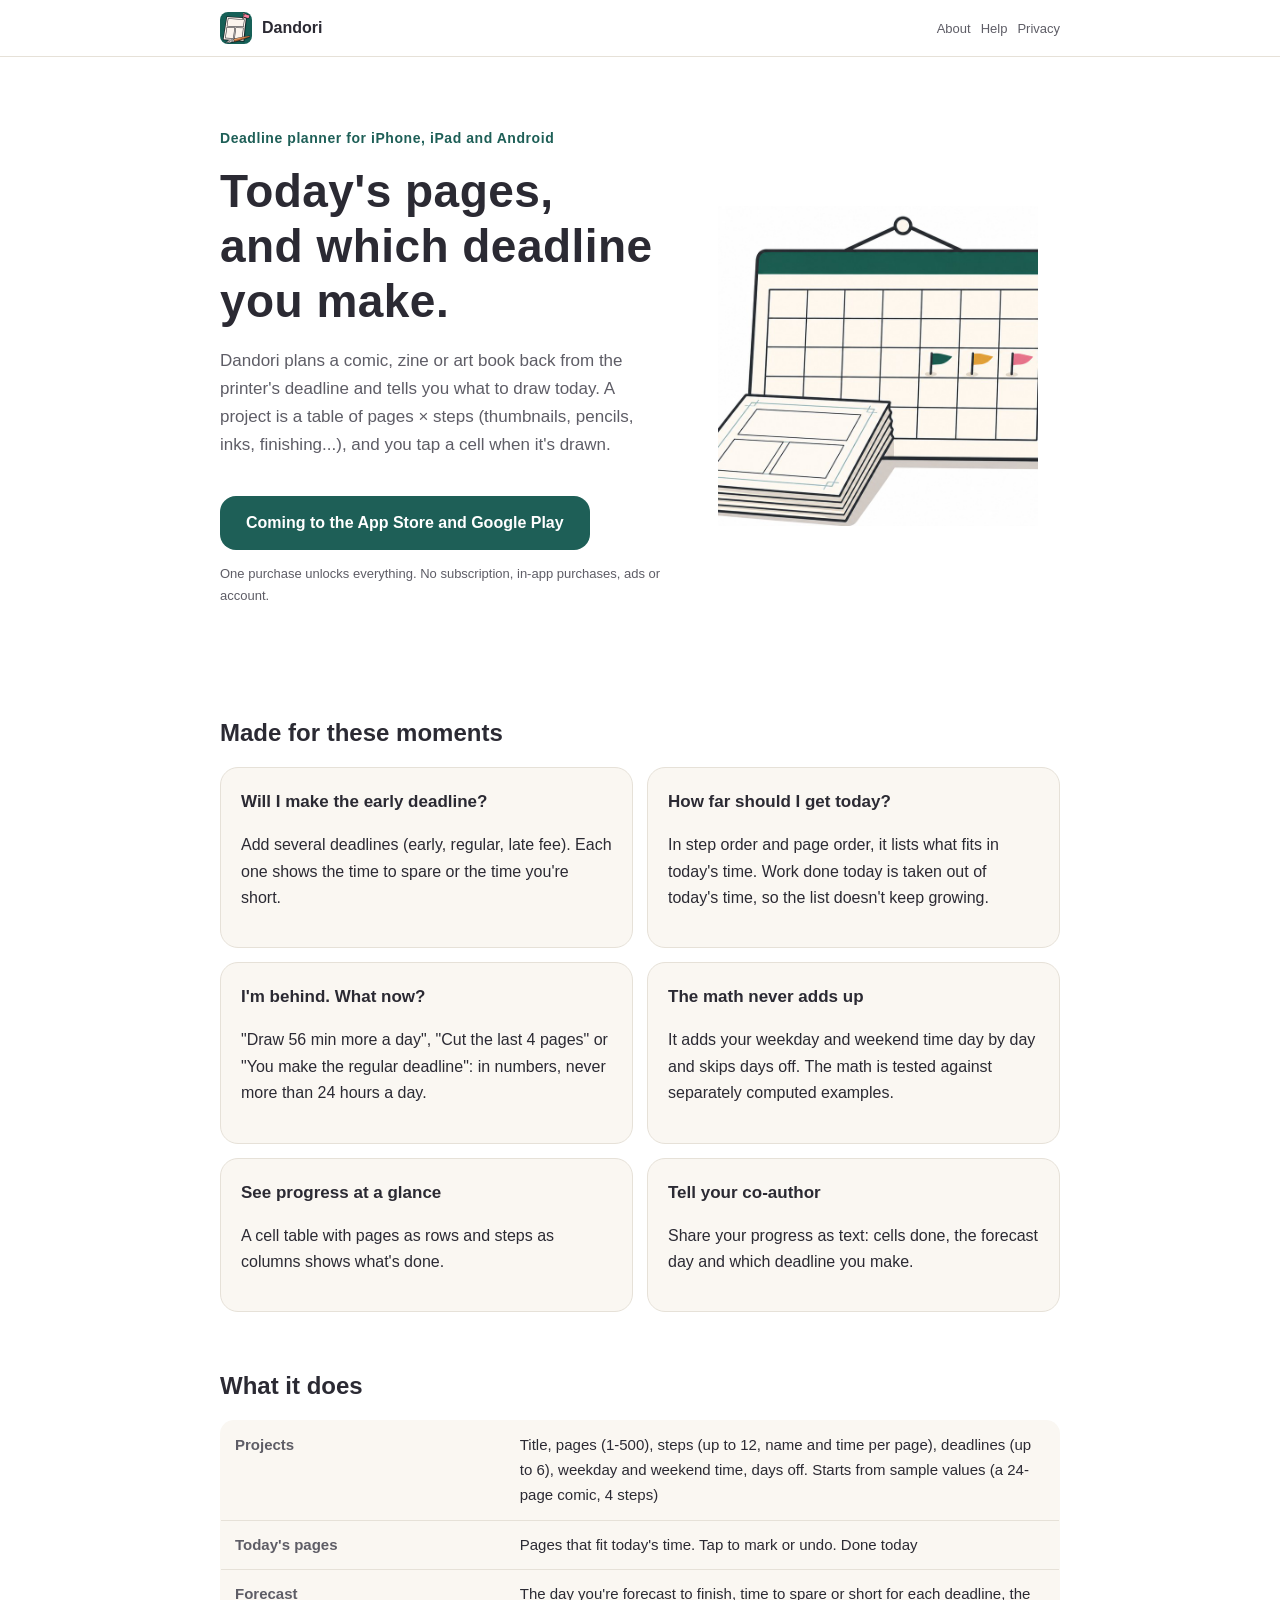
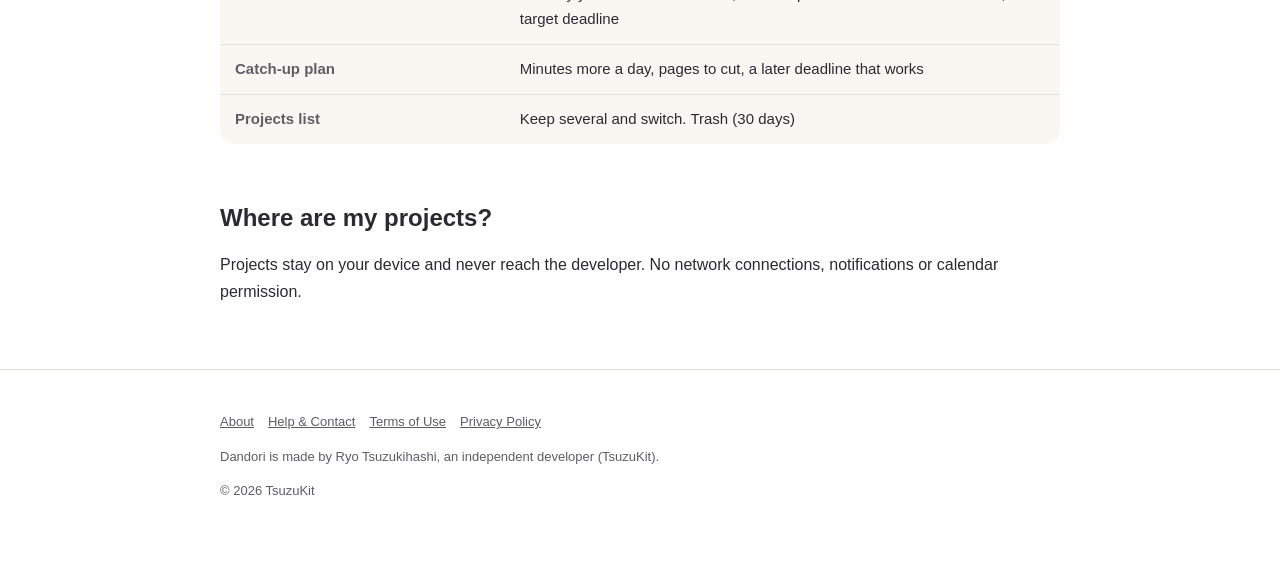
<file: index.html>
<!DOCTYPE html>
<html lang="ja" data-title-ja="原稿だんどり｜同人誌・漫画の締切逆算と原稿の進捗管理" data-title-en="Dandori | Manga &amp; comic deadline planner">
<head>
<meta charset="UTF-8">
<meta name="viewport" content="width=device-width, initial-scale=1">
<script>(function(){var l=navigator.languages&&navigator.languages.length?navigator.languages:[navigator.language||"ja"],p="en";for(var i=0;i<l.length;i++){var c=String(l[i]).toLowerCase();if(c.indexOf("ja")===0){p="ja";break}if(c.indexOf("en")===0){p="en";break}}var d=document.documentElement;d.lang=p;var t=d.getAttribute("data-title-"+p);if(t){document.title=t}})();</script>
<title>原稿だんどり｜同人誌・漫画の締切逆算と原稿の進捗管理</title>
<meta name="description" content="同人誌・漫画・イラスト集の原稿を、印刷所の締切（早割・通常・割増）から逆算して、今日描くページを出す計画のアプリ。ページ×工程のマスを塗って進みを見る。間に合わないときは立て直し案を数で。買い切り・広告なし。 / Plan a comic, zine or art book back from the printer&#x27;s deadlines and see what to draw today. A table of pages × steps, a forecast for each deadline and a catch-up plan in numbers. One purchase, no ads.">
<meta property="og:title" content="原稿だんどり｜同人誌・漫画の締切逆算と原稿の進捗管理">
<meta property="og:description" content="同人誌・漫画・イラスト集の原稿を、印刷所の締切（早割・通常・割増）から逆算して、今日描くページを出す計画のアプリ。ページ×工程のマスを塗って進みを見る。間に合わないときは立て直し案を数で。買い切り・広告なし。">
<meta property="og:type" content="website">
<meta property="og:url" content="https://dandori.tsuzukit.com/">
<meta property="og:image" content="https://dandori.tsuzukit.com/assets/og.jpg">
<link rel="icon" href="assets/icon.png">
<link rel="apple-touch-icon" href="assets/icon.png">
<link rel="stylesheet" href="style.css">
</head>
<body>
<div data-l="ja" lang="ja">
<header class="site"><div class="wrap">
<a class="brand" href="./"><img src="assets/icon.png" alt="" width="32" height="32">原稿だんどり</a>
<nav class="site"><a href="./">紹介</a><a href="support.html">使い方</a><a href="privacy.html">プライバシー</a></nav>
</div></header>
<main class="wrap">
<section class="hero">
<div>
<p class="eyebrow">iPhone・iPad・Android の原稿の計画</p>
<h1>今日描くページと、<br>間に合うかがわかる。</h1>
<p class="lead">同人誌・漫画・イラスト集の原稿を、印刷所の締切から逆算して「今日描く分」を出すアプリです。原稿はページ×工程（ネーム・下描き・ペン入れ・仕上げ……）のマスで持ち、描き終えたらマスを押して塗ります。</p>
<a class="cta" href="#store" id="store">App Store・Google Play で配信予定</a>
<p class="note">買い切りで全部の機能が使えます。月額・アプリ内課金・広告・アカウントはありません。</p>
</div>
<img src="assets/hero.jpg" alt="旗の立った月のカレンダーと、漫画の原稿用紙の束のイラスト" width="360">
</section>

<h2>こんな困りごとのために</h2>
<div class="grid two">
<div class="card"><h3>早割に間に合うかわからない</h3><p>締切はいくつも入れられます（早割・通常・割増）。どれに間に合うかを、時間の余り・足りない分で並べます。</p></div>
<div class="card"><h3>今日どこまで描けばいいか</h3><p>工程の順・ページの順に、今日の時間で描ける分を出します。塗った分は今日の時間から引くので、塗るたびに増え続けません。</p></div>
<div class="card"><h3>遅れたとき、どうすればいい？</h3><p>「1日あと 56分」「最後の 4ページを削る」「通常の締切なら間に合う」を数で出します。1日24時間を超える案は出しません。</p></div>
<div class="card"><h3>計算が合わない</h3><p>平日と休日の時間・描かない日を1日ずつ足して数えます。計算は別に作った例で答え合わせしています。</p></div>
<div class="card"><h3>進みをひと目で見たい</h3><p>行がページ、列が工程のマスの表で、塗ったマスがひと目でわかります。</p></div>
<div class="card"><h3>相方に進みを伝えたい</h3><p>進み具合を文にして共有できます（何ページ塗ったか・見込みの日・どの締切に間に合うか）。</p></div>
</div>

<h2>できること</h2>
<table>
<tr><th>作品</th><td>題・ページ数（1〜500）・工程（12まで。名前と1ページの時間）・締切（6まで）・平日と休日の時間・描かない日。見本の値（漫画 24ページ・4工程）から始められる</td></tr>
<tr><th>今日の分</th><td>今日の時間で描けるページ。押して塗る・戻す。今日塗ったマス</td></tr>
<tr><th>見込み</th><td>描き終わる見込みの日・締切ごとの余りと足りない分・目標の締切</td></tr>
<tr><th>立て直し案</th><td>1日あと何分・何ページ削る・間に合う後の締切</td></tr>
<tr><th>作品の一覧</th><td>いくつも持てて切りかえる。ゴミ箱（30日）</td></tr>
</table>

<h2>作品はどこにある？</h2>
<p>作品は端末の中だけに置き、開発者には届きません。通信・通知・カレンダーの許可は使いません。</p>
</main>
<footer class="site"><div class="wrap">
<p><a href="./">紹介</a><a href="support.html">使い方とお問い合わせ</a><a href="terms.html">利用規約</a><a href="privacy.html">プライバシーポリシー</a></p>
<p>原稿だんどりは、個人開発者の續橋涼（TsuzuKit）が作っているアプリです。</p>
<p>© 2026 TsuzuKit</p>
</div></footer>
</div>
<div data-l="en" lang="en">
<header class="site"><div class="wrap">
<a class="brand" href="./"><img src="assets/icon.png" alt="" width="32" height="32">Dandori</a>
<nav class="site"><a href="./">About</a><a href="support.html">Help</a><a href="privacy.html">Privacy</a></nav>
</div></header>
<main class="wrap">
<section class="hero">
<div>
<p class="eyebrow">Deadline planner for iPhone, iPad and Android</p>
<h1>Today's pages,<br>and which deadline you make.</h1>
<p class="lead">Dandori plans a comic, zine or art book back from the printer's deadline and tells you what to draw today. A project is a table of pages × steps (thumbnails, pencils, inks, finishing...), and you tap a cell when it's drawn.</p>
<a class="cta" href="#store" id="store">Coming to the App Store and Google Play</a>
<p class="note">One purchase unlocks everything. No subscription, in-app purchases, ads or account.</p>
</div>
<img src="assets/hero.jpg" alt="Illustration of a wall calendar with three small flags and a stack of comic pages" width="360">
</section>

<h2>Made for these moments</h2>
<div class="grid two">
<div class="card"><h3>Will I make the early deadline?</h3><p>Add several deadlines (early, regular, late fee). Each one shows the time to spare or the time you're short.</p></div>
<div class="card"><h3>How far should I get today?</h3><p>In step order and page order, it lists what fits in today's time. Work done today is taken out of today's time, so the list doesn't keep growing.</p></div>
<div class="card"><h3>I'm behind. What now?</h3><p>"Draw 56 min more a day", "Cut the last 4 pages" or "You make the regular deadline": in numbers, never more than 24 hours a day.</p></div>
<div class="card"><h3>The math never adds up</h3><p>It adds your weekday and weekend time day by day and skips days off. The math is tested against separately computed examples.</p></div>
<div class="card"><h3>See progress at a glance</h3><p>A cell table with pages as rows and steps as columns shows what's done.</p></div>
<div class="card"><h3>Tell your co-author</h3><p>Share your progress as text: cells done, the forecast day and which deadline you make.</p></div>
</div>

<h2>What it does</h2>
<table>
<tr><th>Projects</th><td>Title, pages (1-500), steps (up to 12, name and time per page), deadlines (up to 6), weekday and weekend time, days off. Starts from sample values (a 24-page comic, 4 steps)</td></tr>
<tr><th>Today's pages</th><td>Pages that fit today's time. Tap to mark or undo. Done today</td></tr>
<tr><th>Forecast</th><td>The day you're forecast to finish, time to spare or short for each deadline, the target deadline</td></tr>
<tr><th>Catch-up plan</th><td>Minutes more a day, pages to cut, a later deadline that works</td></tr>
<tr><th>Projects list</th><td>Keep several and switch. Trash (30 days)</td></tr>
</table>

<h2>Where are my projects?</h2>
<p>Projects stay on your device and never reach the developer. No network connections, notifications or calendar permission.</p>
</main>
<footer class="site"><div class="wrap">
<p><a href="./">About</a><a href="support.html">Help & Contact</a><a href="terms.html">Terms of Use</a><a href="privacy.html">Privacy Policy</a></p>
<p>Dandori is made by Ryo Tsuzukihashi, an independent developer (TsuzuKit).</p>
<p>© 2026 TsuzuKit</p>
</div></footer>
</div>
</body>
</html>
</file>
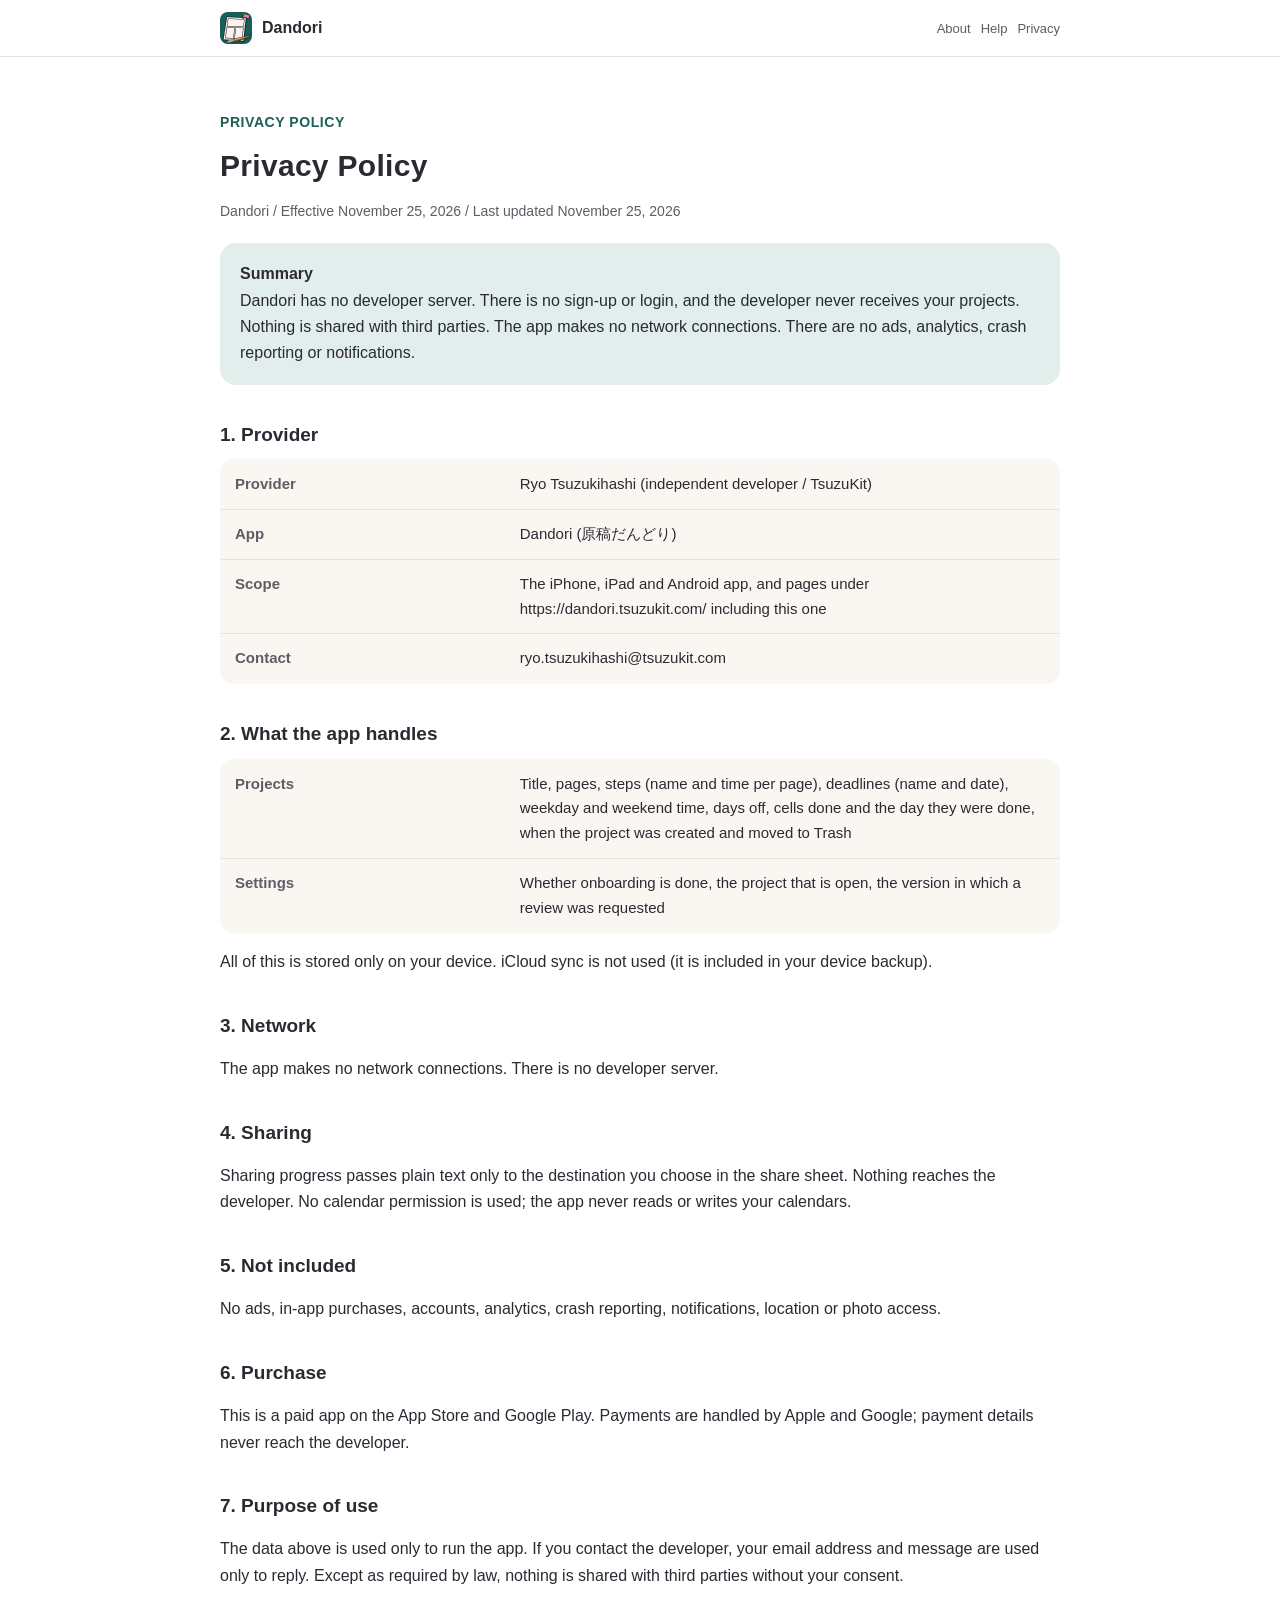
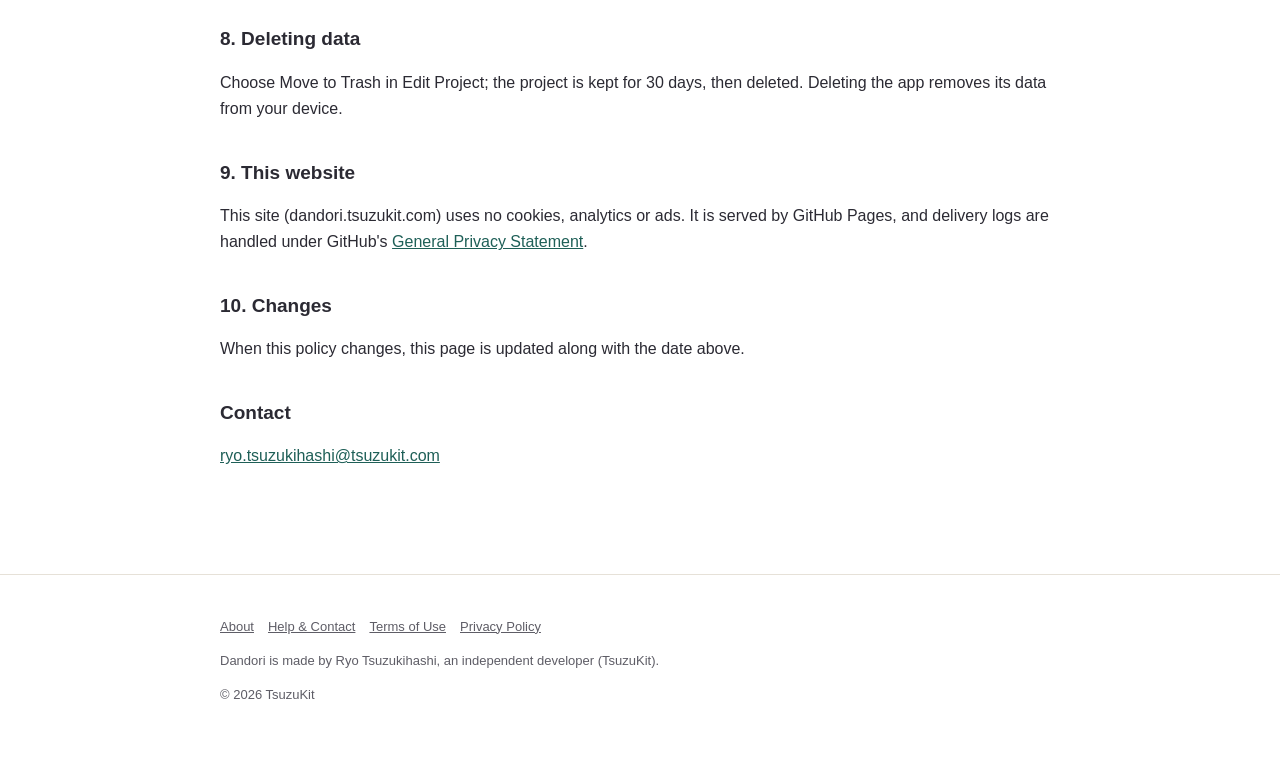
<file: privacy.html>
<!DOCTYPE html>
<html lang="ja" data-title-ja="プライバシーポリシー - 原稿だんどり" data-title-en="Privacy Policy - Dandori">
<head>
<meta charset="UTF-8">
<meta name="viewport" content="width=device-width, initial-scale=1">
<script>(function(){var l=navigator.languages&&navigator.languages.length?navigator.languages:[navigator.language||"ja"],p="en";for(var i=0;i<l.length;i++){var c=String(l[i]).toLowerCase();if(c.indexOf("ja")===0){p="ja";break}if(c.indexOf("en")===0){p="en";break}}var d=document.documentElement;d.lang=p;var t=d.getAttribute("data-title-"+p);if(t){document.title=t}})();</script>
<title>プライバシーポリシー - 原稿だんどり</title>
<meta name="description" content="原稿だんどりのプライバシーポリシー。開発者は個人情報を集めません。作品は端末の外に送りません。 / Privacy Policy for Dandori. The developer collects no personal information. Your projects never leave your device.">
<meta property="og:title" content="プライバシーポリシー - 原稿だんどり">
<meta property="og:description" content="原稿だんどりのプライバシーポリシー。開発者は個人情報を集めません。作品は端末の外に送りません。">
<meta property="og:type" content="website">
<meta property="og:url" content="https://dandori.tsuzukit.com/privacy.html">
<meta property="og:image" content="https://dandori.tsuzukit.com/assets/og.jpg">
<link rel="icon" href="assets/icon.png">
<link rel="apple-touch-icon" href="assets/icon.png">
<link rel="stylesheet" href="style.css">
</head>
<body>
<div data-l="ja" lang="ja">
<header class="site"><div class="wrap">
<a class="brand" href="./"><img src="assets/icon.png" alt="" width="32" height="32">原稿だんどり</a>
<nav class="site"><a href="./">紹介</a><a href="support.html">使い方</a><a href="privacy.html">プライバシー</a></nav>
</div></header>
<main class="wrap">
<article class="doc">
<p class="eyebrow">PRIVACY POLICY</p>
<h1>プライバシーポリシー</h1>
<p class="meta">原稿だんどり／制定日 2026年11月25日／改定日 2026年11月25日</p>
<div class="summary"><strong>このポリシーの要旨</strong><br>原稿だんどりは、開発者のサーバーを持たないアプリです。アカウント登録やログインはなく、開発者があなたの作品を受け取ることはありません。第三者に渡すこともありません。通信はしません。広告、分析ツール、クラッシュを報告する仕組み、通知は入れていません。</div>
<h2>1. 提供者</h2>
<table>
<tr><th>提供者</th><td>續橋涼（個人開発者 / TsuzuKit）</td></tr>
<tr><th>アプリ名</th><td>原稿だんどり（英語名 Dandori）</td></tr>
<tr><th>対象</th><td>iPhone・iPad・Android 向けアプリと、このページを含む https://dandori.tsuzukit.com/ 配下のページ</td></tr>
<tr><th>連絡先</th><td>ryo.tsuzukihashi@tsuzukit.com</td></tr>
</table>
<h2>2. アプリが扱うもの</h2>
<table>
<tr><th>作品</th><td>題・ページ数・工程（名前と1ページの時間）・締切（名前と日）・平日と休日の時間・描かない日・塗ったマスと塗った日・作った時刻・ゴミ箱に入れた時刻</td></tr>
<tr><th>アプリの設定</th><td>案内を終えたかどうか・いま開いている作品・レビューのお願いを出した版</td></tr>
</table>
<p>これらは端末の中にだけ保存します。iCloud の同期は使いません（端末のバックアップには入ります）。</p>
<h2>3. 通信</h2>
<p>通信はしません。開発者のサーバーはありません。</p>
<h2>4. 共有</h2>
<p>進み具合の共有は、あなたが共有シートで選んだ送り先にだけ、文を渡します。開発者には届きません。カレンダーの許可は使わず、端末のカレンダーを読んだり書いたりしません。</p>
<h2>5. 入れていないもの</h2>
<p>広告・アプリ内課金・アカウント登録・分析ツール・クラッシュの報告・通知・位置情報・写真の読み取りは入れていません。</p>
<h2>6. 購入</h2>
<p>本アプリは App Store と Google Play の有料アプリです。お支払いは Apple・Google が処理し、支払いの情報は開発者には届きません。</p>
<h2>7. 情報を使う目的</h2>
<p>上のものは、アプリを動かすためだけに使います。お問い合わせをいただいたときは、メールアドレスと内容をお返事のためだけに使います。法令にもとづく場合を除き、本人の同意なく第三者に渡すことはありません。</p>
<h2>8. 消したいとき</h2>
<p>作品を直す画面で［ゴミ箱に入れる］を選ぶと、ゴミ箱に入ります（30日残り、そのあと消えます）。アプリを消すと、端末の中のデータは消えます。</p>
<h2>9. このウェブサイトについて</h2>
<p>このサイト（dandori.tsuzukit.com）は、Cookie も、アクセスを計測する仕組みも、広告も使っていません。サイトは GitHub Pages で配信しており、配信の記録は GitHub の <a href="https://docs.github.com/ja/site-policy/privacy-policies/github-general-privacy-statement">プライバシーについての声明</a> に沿って扱われます。</p>
<h2>10. 改定</h2>
<p>このポリシーを変えるときは、このページを書きかえ、上の改定日を新しくします。</p>
<h2>お問い合わせ</h2>
<p><a href="mailto:ryo.tsuzukihashi@tsuzukit.com">ryo.tsuzukihashi@tsuzukit.com</a></p>
</article>
</main>
<footer class="site"><div class="wrap">
<p><a href="./">紹介</a><a href="support.html">使い方とお問い合わせ</a><a href="terms.html">利用規約</a><a href="privacy.html">プライバシーポリシー</a></p>
<p>原稿だんどりは、個人開発者の續橋涼（TsuzuKit）が作っているアプリです。</p>
<p>© 2026 TsuzuKit</p>
</div></footer>
</div>
<div data-l="en" lang="en">
<header class="site"><div class="wrap">
<a class="brand" href="./"><img src="assets/icon.png" alt="" width="32" height="32">Dandori</a>
<nav class="site"><a href="./">About</a><a href="support.html">Help</a><a href="privacy.html">Privacy</a></nav>
</div></header>
<main class="wrap">
<article class="doc">
<p class="eyebrow">PRIVACY POLICY</p>
<h1>Privacy Policy</h1>
<p class="meta">Dandori / Effective November 25, 2026 / Last updated November 25, 2026</p>
<div class="summary"><strong>Summary</strong><br>Dandori has no developer server. There is no sign-up or login, and the developer never receives your projects. Nothing is shared with third parties. The app makes no network connections. There are no ads, analytics, crash reporting or notifications.</div>
<h2>1. Provider</h2>
<table>
<tr><th>Provider</th><td>Ryo Tsuzukihashi (independent developer / TsuzuKit)</td></tr>
<tr><th>App</th><td>Dandori (原稿だんどり)</td></tr>
<tr><th>Scope</th><td>The iPhone, iPad and Android app, and pages under https://dandori.tsuzukit.com/ including this one</td></tr>
<tr><th>Contact</th><td>ryo.tsuzukihashi@tsuzukit.com</td></tr>
</table>
<h2>2. What the app handles</h2>
<table>
<tr><th>Projects</th><td>Title, pages, steps (name and time per page), deadlines (name and date), weekday and weekend time, days off, cells done and the day they were done, when the project was created and moved to Trash</td></tr>
<tr><th>Settings</th><td>Whether onboarding is done, the project that is open, the version in which a review was requested</td></tr>
</table>
<p>All of this is stored only on your device. iCloud sync is not used (it is included in your device backup).</p>
<h2>3. Network</h2>
<p>The app makes no network connections. There is no developer server.</p>
<h2>4. Sharing</h2>
<p>Sharing progress passes plain text only to the destination you choose in the share sheet. Nothing reaches the developer. No calendar permission is used; the app never reads or writes your calendars.</p>
<h2>5. Not included</h2>
<p>No ads, in-app purchases, accounts, analytics, crash reporting, notifications, location or photo access.</p>
<h2>6. Purchase</h2>
<p>This is a paid app on the App Store and Google Play. Payments are handled by Apple and Google; payment details never reach the developer.</p>
<h2>7. Purpose of use</h2>
<p>The data above is used only to run the app. If you contact the developer, your email address and message are used only to reply. Except as required by law, nothing is shared with third parties without your consent.</p>
<h2>8. Deleting data</h2>
<p>Choose Move to Trash in Edit Project; the project is kept for 30 days, then deleted. Deleting the app removes its data from your device.</p>
<h2>9. This website</h2>
<p>This site (dandori.tsuzukit.com) uses no cookies, analytics or ads. It is served by GitHub Pages, and delivery logs are handled under GitHub's <a href="https://docs.github.com/en/site-policy/privacy-policies/github-general-privacy-statement">General Privacy Statement</a>.</p>
<h2>10. Changes</h2>
<p>When this policy changes, this page is updated along with the date above.</p>
<h2>Contact</h2>
<p><a href="mailto:ryo.tsuzukihashi@tsuzukit.com">ryo.tsuzukihashi@tsuzukit.com</a></p>
</article>
</main>
<footer class="site"><div class="wrap">
<p><a href="./">About</a><a href="support.html">Help & Contact</a><a href="terms.html">Terms of Use</a><a href="privacy.html">Privacy Policy</a></p>
<p>Dandori is made by Ryo Tsuzukihashi, an independent developer (TsuzuKit).</p>
<p>© 2026 TsuzuKit</p>
</div></footer>
</div>
</body>
</html>
</file>
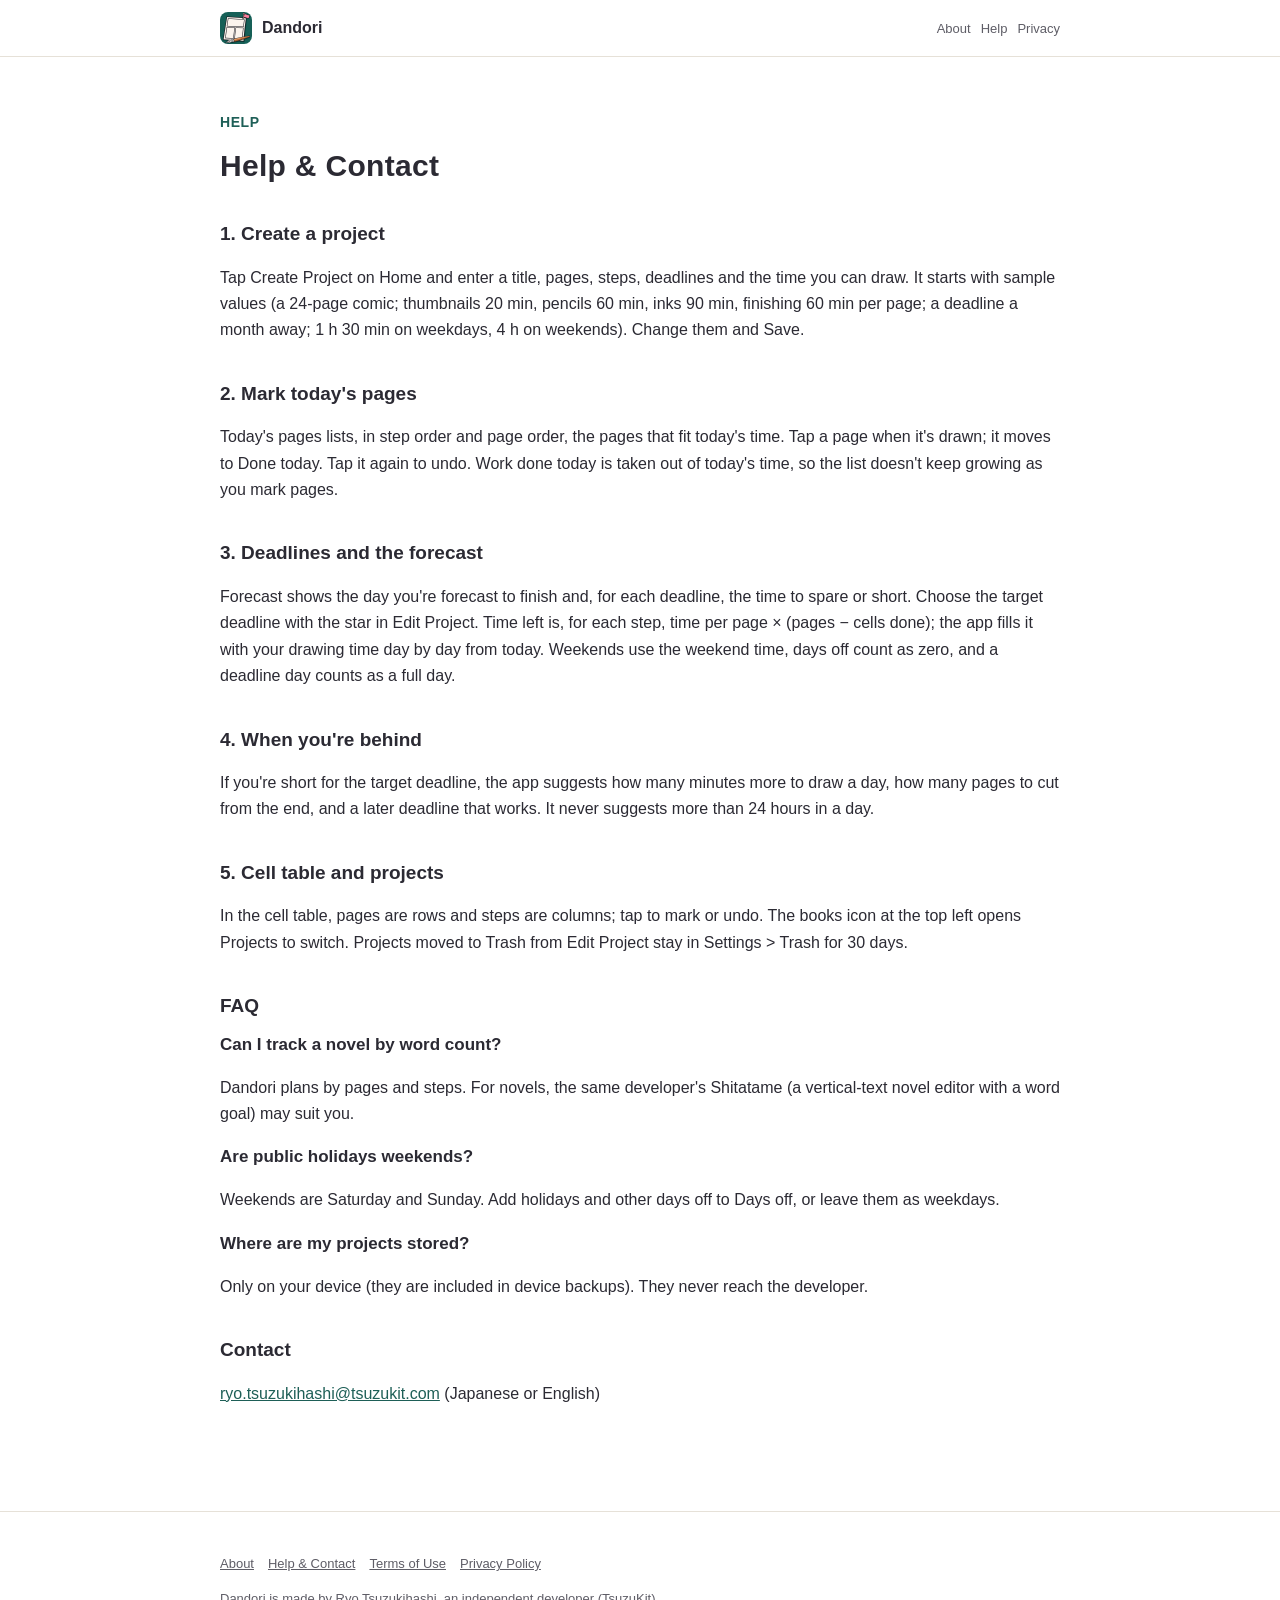
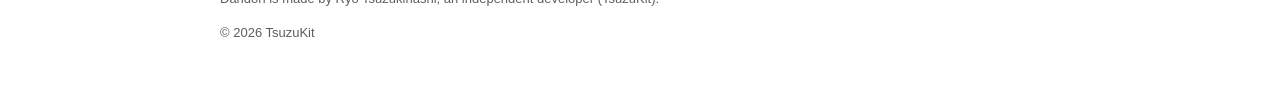
<file: support.html>
<!DOCTYPE html>
<html lang="ja" data-title-ja="使い方とお問い合わせ - 原稿だんどり" data-title-en="Help &amp; Contact - Dandori">
<head>
<meta charset="UTF-8">
<meta name="viewport" content="width=device-width, initial-scale=1">
<script>(function(){var l=navigator.languages&&navigator.languages.length?navigator.languages:[navigator.language||"ja"],p="en";for(var i=0;i<l.length;i++){var c=String(l[i]).toLowerCase();if(c.indexOf("ja")===0){p="ja";break}if(c.indexOf("en")===0){p="en";break}}var d=document.documentElement;d.lang=p;var t=d.getAttribute("data-title-"+p);if(t){document.title=t}})();</script>
<title>使い方とお問い合わせ - 原稿だんどり</title>
<meta name="description" content="原稿だんどりの使い方（作品を作る・今日の分を塗る・締切と見込み・立て直し案・マスの表・作品の一覧）とよくあるご質問、お問い合わせ。 / How to use Dandori (create a project, mark today&#x27;s pages, deadlines and the forecast, the catch-up plan, the cell table, projects), FAQ and contact.">
<meta property="og:title" content="使い方とお問い合わせ - 原稿だんどり">
<meta property="og:description" content="原稿だんどりの使い方（作品を作る・今日の分を塗る・締切と見込み・立て直し案・マスの表・作品の一覧）とよくあるご質問、お問い合わせ。">
<meta property="og:type" content="website">
<meta property="og:url" content="https://dandori.tsuzukit.com/support.html">
<meta property="og:image" content="https://dandori.tsuzukit.com/assets/og.jpg">
<link rel="icon" href="assets/icon.png">
<link rel="apple-touch-icon" href="assets/icon.png">
<link rel="stylesheet" href="style.css">
</head>
<body>
<div data-l="ja" lang="ja">
<header class="site"><div class="wrap">
<a class="brand" href="./"><img src="assets/icon.png" alt="" width="32" height="32">原稿だんどり</a>
<nav class="site"><a href="./">紹介</a><a href="support.html">使い方</a><a href="privacy.html">プライバシー</a></nav>
</div></header>
<main class="wrap">
<article class="doc">
<p class="eyebrow">HELP</p>
<h1>使い方とお問い合わせ</h1>
<h2>1. 作品を作る</h2>
<p>ホームの［作品を作る］で、題・ページ数・工程・締切・描ける時間を入れます。はじめは見本の値（漫画 24ページ・ネーム 20分・下描き 60分・ペン入れ 90分・仕上げ 60分・締切はひと月後・平日 1時間30分・休日 4時間）が入っているので、直して保存します。</p>
<h2>2. 今日の分を塗る</h2>
<p>ホームの［今日の分］に、工程の順・ページの順で、今日の時間で描けるページが並びます。描き終えたページの札を押すと塗れて、［今日塗ったマス］に移ります。押しまちがえたら、もう一度押すと戻ります。今日塗った分は今日の時間から引くので、塗るたびに次の分が増え続けることはありません。</p>
<h2>3. 締切と見込み</h2>
<p>［見込み］に、描き終わる見込みの日と、締切ごとの「間に合う（余り）」「足りない」が並びます。目標の締切は、作品を直す画面で★を押して選びます。見込みは、残りの時間（工程ごとに「1ページの時間 ×（ページ数 − 塗ったマス）」を足したもの）を、今日から1日ずつ作業できる時間で埋めて出します。土日は休日の時間、描かない日は 0 として数えます。締切の日も、その日いっぱい描ける日として数えます。</p>
<h2>4. 間に合わないとき</h2>
<p>目標の締切に足りないときは、「1日あと何分描く」「最後の何ページを削る」「間に合う後の締切」を出します。1日の時間が24時間を超える案は出しません。</p>
<h2>5. マスの表・作品の一覧</h2>
<p>［マスの表］は、行がページ・列が工程です。押すと塗る・戻すができます。左上の本の形の印から、作品の一覧を開いて切りかえます。作品を直す画面の［ゴミ箱に入れる］で入れた作品は、設定の［ゴミ箱］に30日のあいだ残ります。</p>
<h2>よくあるご質問</h2>
<h3>小説の文字数で管理できますか</h3>
<p>原稿だんどりは、ページと工程で管理するアプリです。小説を書くなら、同じ開発者の「したため」（縦書きの小説エディタ・目標の字数）もあります。</p>
<h3>祝日は休日になりますか</h3>
<p>休日は土日です。祝日やお休みの日は、［描かない日］に足すか、平日の時間のまま使ってください。</p>
<h3>作品はどこに保存されますか</h3>
<p>端末の中だけです（端末のバックアップには入ります）。開発者には届きません。</p>
<h2>お問い合わせ</h2>
<p><a href="mailto:ryo.tsuzukihashi@tsuzukit.com">ryo.tsuzukihashi@tsuzukit.com</a>（日本語・英語）</p>
</article>
</main>
<footer class="site"><div class="wrap">
<p><a href="./">紹介</a><a href="support.html">使い方とお問い合わせ</a><a href="terms.html">利用規約</a><a href="privacy.html">プライバシーポリシー</a></p>
<p>原稿だんどりは、個人開発者の續橋涼（TsuzuKit）が作っているアプリです。</p>
<p>© 2026 TsuzuKit</p>
</div></footer>
</div>
<div data-l="en" lang="en">
<header class="site"><div class="wrap">
<a class="brand" href="./"><img src="assets/icon.png" alt="" width="32" height="32">Dandori</a>
<nav class="site"><a href="./">About</a><a href="support.html">Help</a><a href="privacy.html">Privacy</a></nav>
</div></header>
<main class="wrap">
<article class="doc">
<p class="eyebrow">HELP</p>
<h1>Help &amp; Contact</h1>
<h2>1. Create a project</h2>
<p>Tap Create Project on Home and enter a title, pages, steps, deadlines and the time you can draw. It starts with sample values (a 24-page comic; thumbnails 20 min, pencils 60 min, inks 90 min, finishing 60 min per page; a deadline a month away; 1 h 30 min on weekdays, 4 h on weekends). Change them and Save.</p>
<h2>2. Mark today's pages</h2>
<p>Today's pages lists, in step order and page order, the pages that fit today's time. Tap a page when it's drawn; it moves to Done today. Tap it again to undo. Work done today is taken out of today's time, so the list doesn't keep growing as you mark pages.</p>
<h2>3. Deadlines and the forecast</h2>
<p>Forecast shows the day you're forecast to finish and, for each deadline, the time to spare or short. Choose the target deadline with the star in Edit Project. Time left is, for each step, time per page × (pages − cells done); the app fills it with your drawing time day by day from today. Weekends use the weekend time, days off count as zero, and a deadline day counts as a full day.</p>
<h2>4. When you're behind</h2>
<p>If you're short for the target deadline, the app suggests how many minutes more to draw a day, how many pages to cut from the end, and a later deadline that works. It never suggests more than 24 hours in a day.</p>
<h2>5. Cell table and projects</h2>
<p>In the cell table, pages are rows and steps are columns; tap to mark or undo. The books icon at the top left opens Projects to switch. Projects moved to Trash from Edit Project stay in Settings &gt; Trash for 30 days.</p>
<h2>FAQ</h2>
<h3>Can I track a novel by word count?</h3>
<p>Dandori plans by pages and steps. For novels, the same developer's Shitatame (a vertical-text novel editor with a word goal) may suit you.</p>
<h3>Are public holidays weekends?</h3>
<p>Weekends are Saturday and Sunday. Add holidays and other days off to Days off, or leave them as weekdays.</p>
<h3>Where are my projects stored?</h3>
<p>Only on your device (they are included in device backups). They never reach the developer.</p>
<h2>Contact</h2>
<p><a href="mailto:ryo.tsuzukihashi@tsuzukit.com">ryo.tsuzukihashi@tsuzukit.com</a> (Japanese or English)</p>
</article>
</main>
<footer class="site"><div class="wrap">
<p><a href="./">About</a><a href="support.html">Help & Contact</a><a href="terms.html">Terms of Use</a><a href="privacy.html">Privacy Policy</a></p>
<p>Dandori is made by Ryo Tsuzukihashi, an independent developer (TsuzuKit).</p>
<p>© 2026 TsuzuKit</p>
</div></footer>
</div>
</body>
</html>
</file>
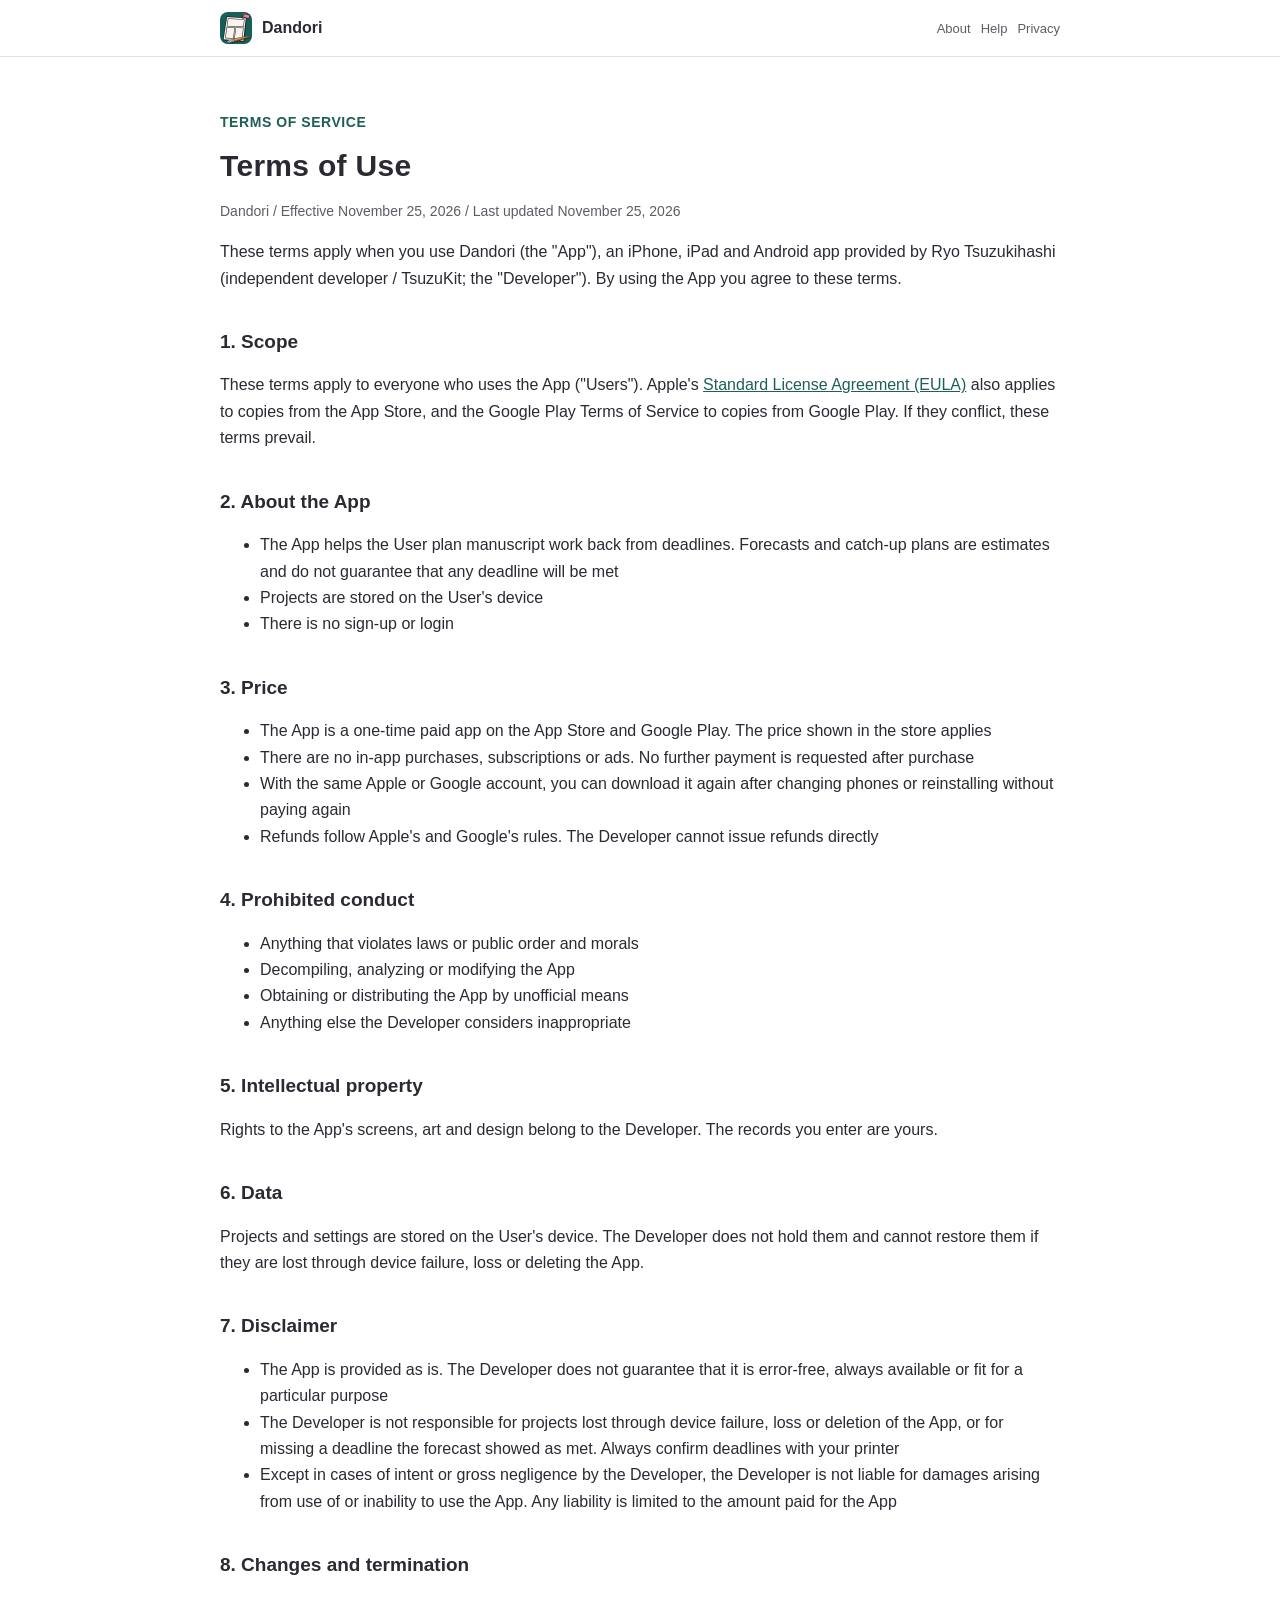
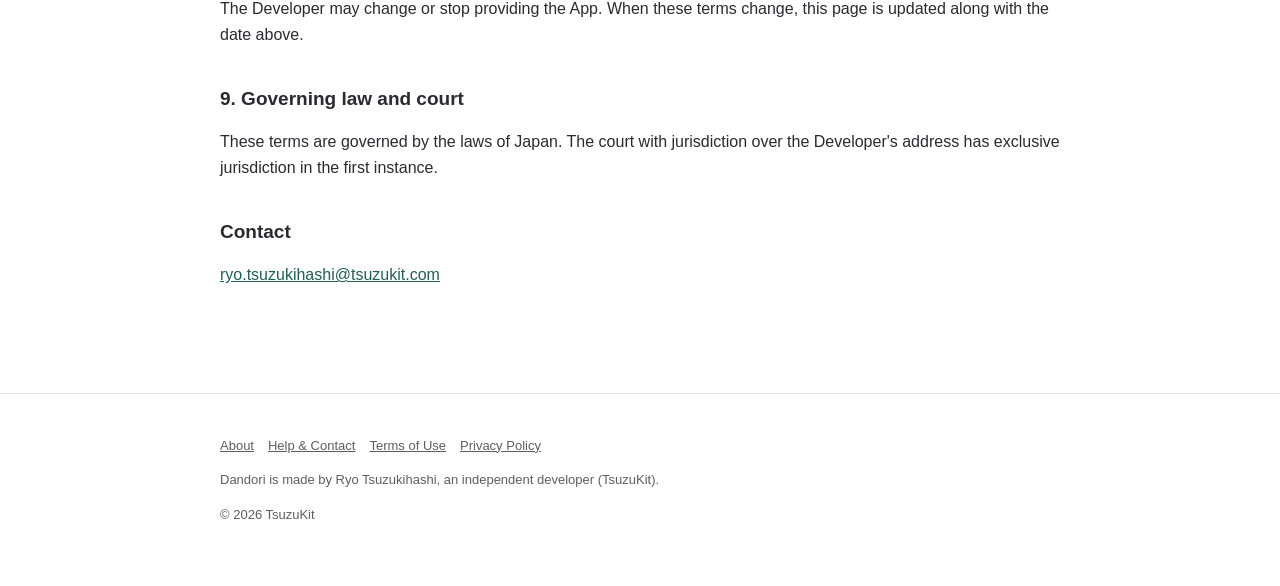
<file: terms.html>
<!DOCTYPE html>
<html lang="ja" data-title-ja="利用規約 - 原稿だんどり" data-title-en="Terms of Use - Dandori">
<head>
<meta charset="UTF-8">
<meta name="viewport" content="width=device-width, initial-scale=1">
<script>(function(){var l=navigator.languages&&navigator.languages.length?navigator.languages:[navigator.language||"ja"],p="en";for(var i=0;i<l.length;i++){var c=String(l[i]).toLowerCase();if(c.indexOf("ja")===0){p="ja";break}if(c.indexOf("en")===0){p="en";break}}var d=document.documentElement;d.lang=p;var t=d.getAttribute("data-title-"+p);if(t){document.title=t}})();</script>
<title>利用規約 - 原稿だんどり</title>
<meta name="description" content="原稿だんどりの利用規約。 / Terms of Use for Dandori.">
<meta property="og:title" content="利用規約 - 原稿だんどり">
<meta property="og:description" content="原稿だんどりの利用規約。">
<meta property="og:type" content="website">
<meta property="og:url" content="https://dandori.tsuzukit.com/terms.html">
<meta property="og:image" content="https://dandori.tsuzukit.com/assets/og.jpg">
<link rel="icon" href="assets/icon.png">
<link rel="apple-touch-icon" href="assets/icon.png">
<link rel="stylesheet" href="style.css">
</head>
<body>
<div data-l="ja" lang="ja">
<header class="site"><div class="wrap">
<a class="brand" href="./"><img src="assets/icon.png" alt="" width="32" height="32">原稿だんどり</a>
<nav class="site"><a href="./">紹介</a><a href="support.html">使い方</a><a href="privacy.html">プライバシー</a></nav>
</div></header>
<main class="wrap">
<article class="doc">
<p class="eyebrow">TERMS OF SERVICE</p>
<h1>利用規約</h1>
<p class="meta">原稿だんどり／制定日 2026年11月25日／改定日 2026年11月25日</p>
<p>この規約は、續橋涼（個人開発者 / TsuzuKit。以下「開発者」）が提供する iPhone・iPad・Android アプリ「原稿だんどり」（以下「本アプリ」）を使うときの決まりです。本アプリを使った時点で、この規約に同意したものとします。</p>
<h2>第1条（適用）</h2>
<p>この規約は、本アプリを使うすべての方（以下「利用者」）に適用されます。App Store から入れた本アプリには、Apple が定める<a href="https://www.apple.com/legal/internet-services/itunes/dev/stdeula/">標準のライセンス契約（EULA）</a>も、Google Play から入れた本アプリには Google Play の利用規約も、あわせて適用されます。この規約とそれらが食い違うときは、この規約を優先します。</p>
<h2>第2条（本アプリについて）</h2>
<ul>
<li>本アプリは、利用者が原稿の作業を締切から逆算して計画するためのアプリです。見込みや立て直し案は目安であり、締切に間に合うことを保証するものではありません</li>
<li>作品は利用者の端末に保存されます</li>
<li>アカウント登録やログインはありません</li>
</ul>
<h2>第3条（料金）</h2>
<ul>
<li>本アプリは、App Store・Google Play で購入する買い切りの有料アプリです。価格はストアに表示されるものが正です</li>
<li>アプリ内課金、サブスクリプション、広告はありません。購入したあとに追加の支払いを求めることはありません</li>
<li>同じ Apple アカウント・Google アカウントであれば、機種変更やアプリの入れ直しのときに、もう一度お支払いいただかずにダウンロードできます</li>
<li>返金は Apple・Google の規定に従います。開発者が直接返金することはできません</li>
</ul>
<h2>第4条（禁止事項）</h2>
<p>本アプリを使うとき、次のことをしてはいけません。</p>
<ul>
<li>法令や公序良俗に反すること</li>
<li>本アプリを分解・解析・改変すること</li>
<li>本アプリを正規の方法以外で入手したり、配ったりすること</li>
<li>そのほか、開発者が不適切と判断すること</li>
</ul>
<h2>第5条（知的財産）</h2>
<p>本アプリの画面・絵・仕組みについての権利は、開発者にあります。利用者が入れた記録は、利用者のものです。</p>
<h2>第6条（データ）</h2>
<p>作品・設定は、利用者の端末に保存されます。開発者はその記録を持っていません。端末の故障や紛失、アプリの削除などで消えても、開発者は元に戻すことができません。</p>
<h2>第7条（免責事項）</h2>
<ul>
<li>本アプリは、そのままの状態で提供します。開発者は、本アプリに誤りがないこと、いつでも使えること、特定の目的に合うことを保証しません</li>
<li>端末の故障・紛失・アプリの削除などで作品が失われた場合や、見込みのとおりに締切に間に合わなかった場合について、開発者は責任を負いません。印刷所の締切は、印刷所の案内で必ず確かめてください</li>
<li>本アプリを使ったこと、または使えなかったことで利用者や周りの人に損害が生じても、開発者に故意または重大な過失がある場合を除き、開発者は責任を負いません。責任を負う場合も、利用者が本アプリに支払った金額を上限とします</li>
</ul>
<h2>第8条（変更と終了）</h2>
<p>開発者は、本アプリの内容を変えること、提供を終えることがあります。この規約を変えるときは、このページを書きかえ、上の改定日を新しくします。</p>
<h2>第9条（準拠法と裁判所）</h2>
<p>この規約は日本法に従います。本アプリについての争いは、開発者の住所地を管轄する裁判所を、第一審の専属的な合意管轄裁判所とします。</p>
<h2>お問い合わせ</h2>
<p><a href="mailto:ryo.tsuzukihashi@tsuzukit.com">ryo.tsuzukihashi@tsuzukit.com</a></p>
</article>
</main>
<footer class="site"><div class="wrap">
<p><a href="./">紹介</a><a href="support.html">使い方とお問い合わせ</a><a href="terms.html">利用規約</a><a href="privacy.html">プライバシーポリシー</a></p>
<p>原稿だんどりは、個人開発者の續橋涼（TsuzuKit）が作っているアプリです。</p>
<p>© 2026 TsuzuKit</p>
</div></footer>
</div>
<div data-l="en" lang="en">
<header class="site"><div class="wrap">
<a class="brand" href="./"><img src="assets/icon.png" alt="" width="32" height="32">Dandori</a>
<nav class="site"><a href="./">About</a><a href="support.html">Help</a><a href="privacy.html">Privacy</a></nav>
</div></header>
<main class="wrap">
<article class="doc">
<p class="eyebrow">TERMS OF SERVICE</p>
<h1>Terms of Use</h1>
<p class="meta">Dandori / Effective November 25, 2026 / Last updated November 25, 2026</p>
<p>These terms apply when you use Dandori (the "App"), an iPhone, iPad and Android app provided by Ryo Tsuzukihashi (independent developer / TsuzuKit; the "Developer"). By using the App you agree to these terms.</p>
<h2>1. Scope</h2>
<p>These terms apply to everyone who uses the App ("Users"). Apple's <a href="https://www.apple.com/legal/internet-services/itunes/dev/stdeula/">Standard License Agreement (EULA)</a> also applies to copies from the App Store, and the Google Play Terms of Service to copies from Google Play. If they conflict, these terms prevail.</p>
<h2>2. About the App</h2>
<ul>
<li>The App helps the User plan manuscript work back from deadlines. Forecasts and catch-up plans are estimates and do not guarantee that any deadline will be met</li>
<li>Projects are stored on the User's device</li>
<li>There is no sign-up or login</li>
</ul>
<h2>3. Price</h2>
<ul>
<li>The App is a one-time paid app on the App Store and Google Play. The price shown in the store applies</li>
<li>There are no in-app purchases, subscriptions or ads. No further payment is requested after purchase</li>
<li>With the same Apple or Google account, you can download it again after changing phones or reinstalling without paying again</li>
<li>Refunds follow Apple's and Google's rules. The Developer cannot issue refunds directly</li>
</ul>
<h2>4. Prohibited conduct</h2>
<ul>
<li>Anything that violates laws or public order and morals</li>
<li>Decompiling, analyzing or modifying the App</li>
<li>Obtaining or distributing the App by unofficial means</li>
<li>Anything else the Developer considers inappropriate</li>
</ul>
<h2>5. Intellectual property</h2>
<p>Rights to the App's screens, art and design belong to the Developer. The records you enter are yours.</p>
<h2>6. Data</h2>
<p>Projects and settings are stored on the User's device. The Developer does not hold them and cannot restore them if they are lost through device failure, loss or deleting the App.</p>
<h2>7. Disclaimer</h2>
<ul>
<li>The App is provided as is. The Developer does not guarantee that it is error-free, always available or fit for a particular purpose</li>
<li>The Developer is not responsible for projects lost through device failure, loss or deletion of the App, or for missing a deadline the forecast showed as met. Always confirm deadlines with your printer</li>
<li>Except in cases of intent or gross negligence by the Developer, the Developer is not liable for damages arising from use of or inability to use the App. Any liability is limited to the amount paid for the App</li>
</ul>
<h2>8. Changes and termination</h2>
<p>The Developer may change or stop providing the App. When these terms change, this page is updated along with the date above.</p>
<h2>9. Governing law and court</h2>
<p>These terms are governed by the laws of Japan. The court with jurisdiction over the Developer's address has exclusive jurisdiction in the first instance.</p>
<h2>Contact</h2>
<p><a href="mailto:ryo.tsuzukihashi@tsuzukit.com">ryo.tsuzukihashi@tsuzukit.com</a></p>
</article>
</main>
<footer class="site"><div class="wrap">
<p><a href="./">About</a><a href="support.html">Help & Contact</a><a href="terms.html">Terms of Use</a><a href="privacy.html">Privacy Policy</a></p>
<p>Dandori is made by Ryo Tsuzukihashi, an independent developer (TsuzuKit).</p>
<p>© 2026 TsuzuKit</p>
</div></footer>
</div>
</body>
</html>
</file>
<file: style.css>
/* まいとし — 生成りの紙・温かい墨の字・えんじの差し色（暗い画面では淡い紅。白の上で 4.5:1 以上） */
:root {
  --paper: #ffffff; --card: #faf7f2; --ink: #2b2a33; --sub: #5e5d66; --line: #e6e1d8;
  --vermilion: #1e5f57; --vermilion-soft: #e1eeeb; --navy: #1e5f57; --correct: #1e5f57; --on-accent: #ffffff;
}
@media (prefers-color-scheme: dark) {
  :root { --paper: #111816; --card: #1a2321; --ink: #eef1f0; --sub: #b2bcb9; --line: #2c3735;
    --vermilion: #8fd0c3; --vermilion-soft: #1d302c; --navy: #9ed9cc; --correct: #8fd0c3; --on-accent: #0e2a26; }
}
* { box-sizing: border-box; }
html { -webkit-text-size-adjust: 100%; }
body { margin: 0; background: var(--paper); color: var(--ink); line-height: 1.8;
  font-family: -apple-system, BlinkMacSystemFont, "Hiragino Sans", "Hiragino Kaku Gothic ProN", "Noto Sans JP", sans-serif; }
a { color: var(--navy); }
.wrap { max-width: 880px; margin: 0 auto; padding: 0 20px; }
header.site { border-bottom: 1px solid var(--line); background: var(--paper); position: sticky; top: 0; z-index: 5; }
header.site .wrap { display: flex; align-items: center; gap: 16px; min-height: 56px; }
.brand { display: flex; align-items: center; gap: 10px; font-weight: 800; text-decoration: none; color: var(--ink); margin-right: auto; }
.brand img { width: 32px; height: 32px; border-radius: 8px; }
nav.site a { font-size: 14px; text-decoration: none; color: var(--sub); margin-left: 14px; white-space: nowrap; }
nav.site a:hover { color: var(--ink); }
.hero { padding: 56px 0 40px; display: grid; gap: 32px; align-items: center; }
@media (min-width: 760px) { .hero { grid-template-columns: 1.1fr 0.9fr; } }
.eyebrow { color: var(--vermilion); font-weight: 700; font-size: 14px; letter-spacing: 0.04em; }
h1 { font-size: clamp(30px, 6vw, 46px); line-height: 1.35; margin: 8px 0 16px; letter-spacing: 0.01em; }
h2 { font-size: 24px; margin: 56px 0 16px; line-height: 1.5; }
h3 { font-size: 17px; margin: 0 0 6px; }
.lead { font-size: 17px; color: var(--sub); }
.cta { display: inline-block; margin-top: 20px; background: var(--vermilion); color: var(--on-accent); font-weight: 700; text-decoration: none;
  padding: 14px 26px; border-radius: 16px; }
.note { font-size: 13px; color: var(--sub); }
.hero img { width: 100%; max-width: 320px; height: auto; justify-self: center; }
.grid { display: grid; gap: 14px; }
@media (min-width: 700px) { .grid.two { grid-template-columns: 1fr 1fr; } .grid.three { grid-template-columns: repeat(3, 1fr); } }
.card { background: var(--card); border: 1px solid var(--line); border-radius: 18px; padding: 20px; }
.card.em { background: var(--vermilion-soft); border-color: transparent; }
.steps { counter-reset: step; }
.steps .card { position: relative; padding-left: 62px; }
.steps .card::before { counter-increment: step; content: counter(step); position: absolute; left: 18px; top: 18px; width: 32px; height: 32px;
  border-radius: 50%; border: 2.5px solid var(--vermilion); color: var(--vermilion); font-weight: 800; display: grid; place-items: center; }
table { width: 100%; border-collapse: collapse; background: var(--card); border: 1px solid var(--line); border-radius: 14px; overflow: hidden; }
th, td { text-align: left; padding: 12px 14px; border-bottom: 1px solid var(--line); vertical-align: top; font-size: 15px; }
th { width: 34%; color: var(--sub); font-weight: 600; }
tr:last-child th, tr:last-child td { border-bottom: none; }
.doc { padding: 40px 0 24px; }
.doc h1 { font-size: 30px; }
.doc h2 { font-size: 19px; margin: 36px 0 10px; }
.doc .meta { color: var(--sub); font-size: 14px; }
.doc .summary { background: var(--vermilion-soft); border-radius: 16px; padding: 18px 20px; margin: 20px 0; }
details { background: var(--card); border: 1px solid var(--line); border-radius: 14px; padding: 14px 18px; }
details + details { margin-top: 10px; }
summary { font-weight: 700; cursor: pointer; }
footer.site { border-top: 1px solid var(--line); margin-top: 64px; padding: 28px 0 48px; color: var(--sub); font-size: 13px; }
footer.site a { color: var(--sub); margin-right: 14px; }
.qid { font-family: ui-monospace, SFMono-Regular, Menlo, monospace; background: var(--card); border: 1px solid var(--line);
  border-radius: 8px; padding: 2px 8px; }
/* 端末の言語に合うほうだけ見せる（build.py が両方を1ページに入れる） */
html[lang="ja"] [data-l="en"], html[lang="en"] [data-l="ja"] { display: none; }
[lang="en"] { line-height: 1.65; }
[lang="en"] h1 { line-height: 1.2; }
[lang="en"] nav.site a { font-size: 13px; margin-left: 10px; }
@media (max-width: 480px) { nav.site a { font-size: 12px; margin-left: 8px; } header.site .wrap { gap: 4px; } .brand { gap: 7px; font-size: 15px; } }
.brand { white-space: nowrap; flex-shrink: 0; }
/* 幅の狭い画面では、上の帯の「紹介」を出さない（左のアプリ名が同じ行き先） */
@media (max-width: 480px) { nav.site a:first-child { display: none; } }
</file>
